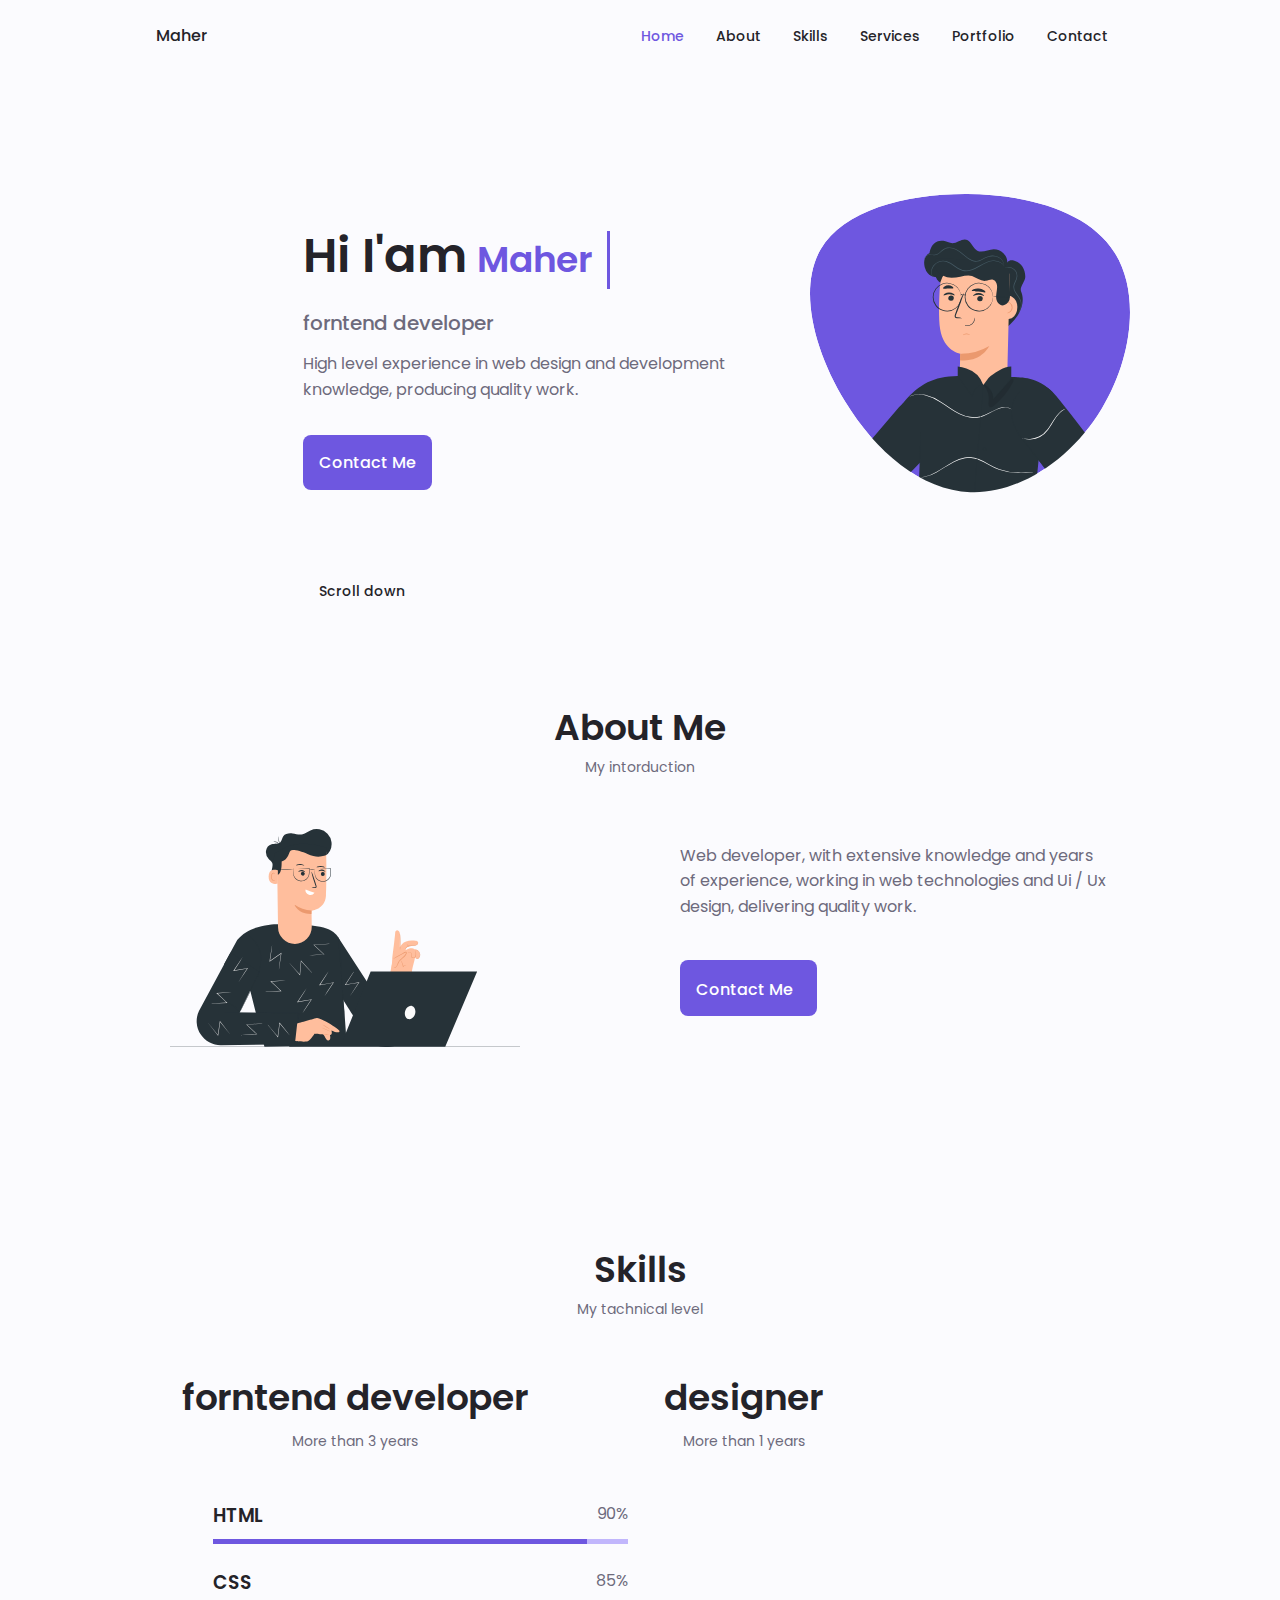
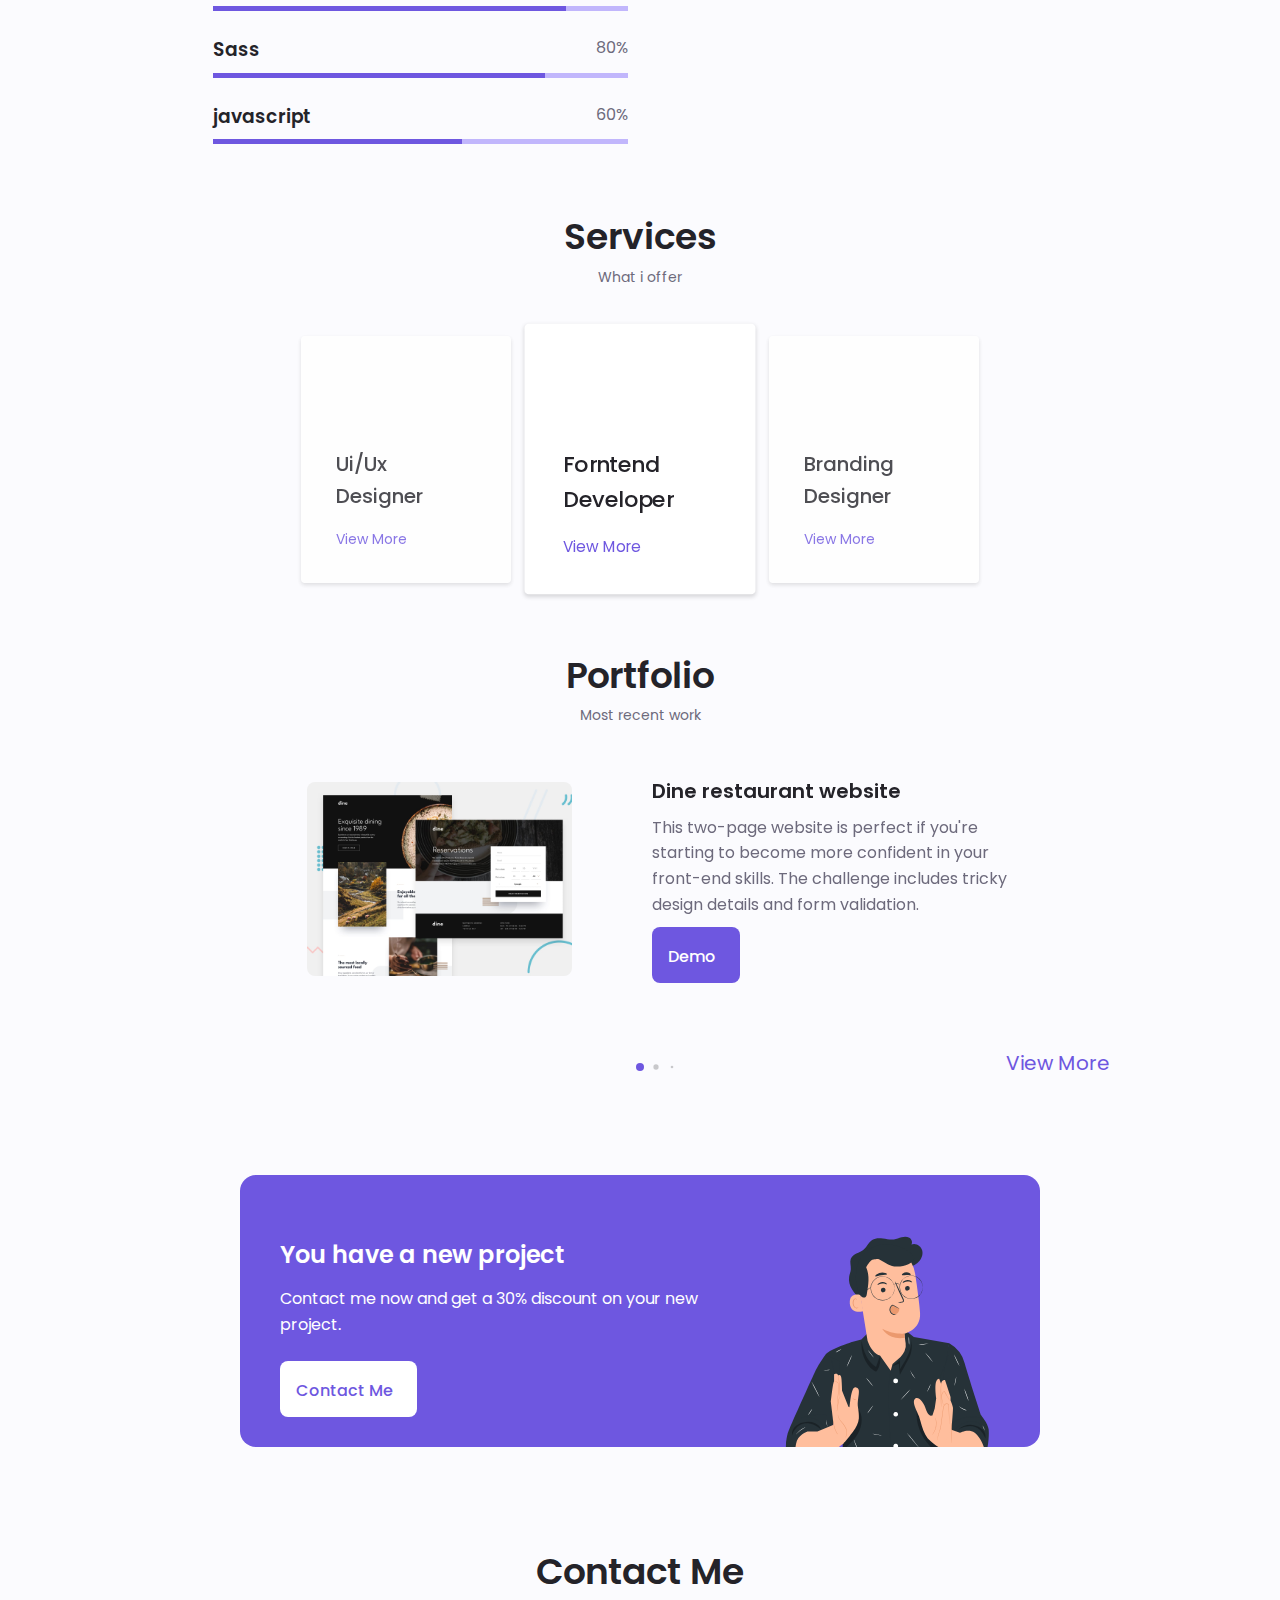
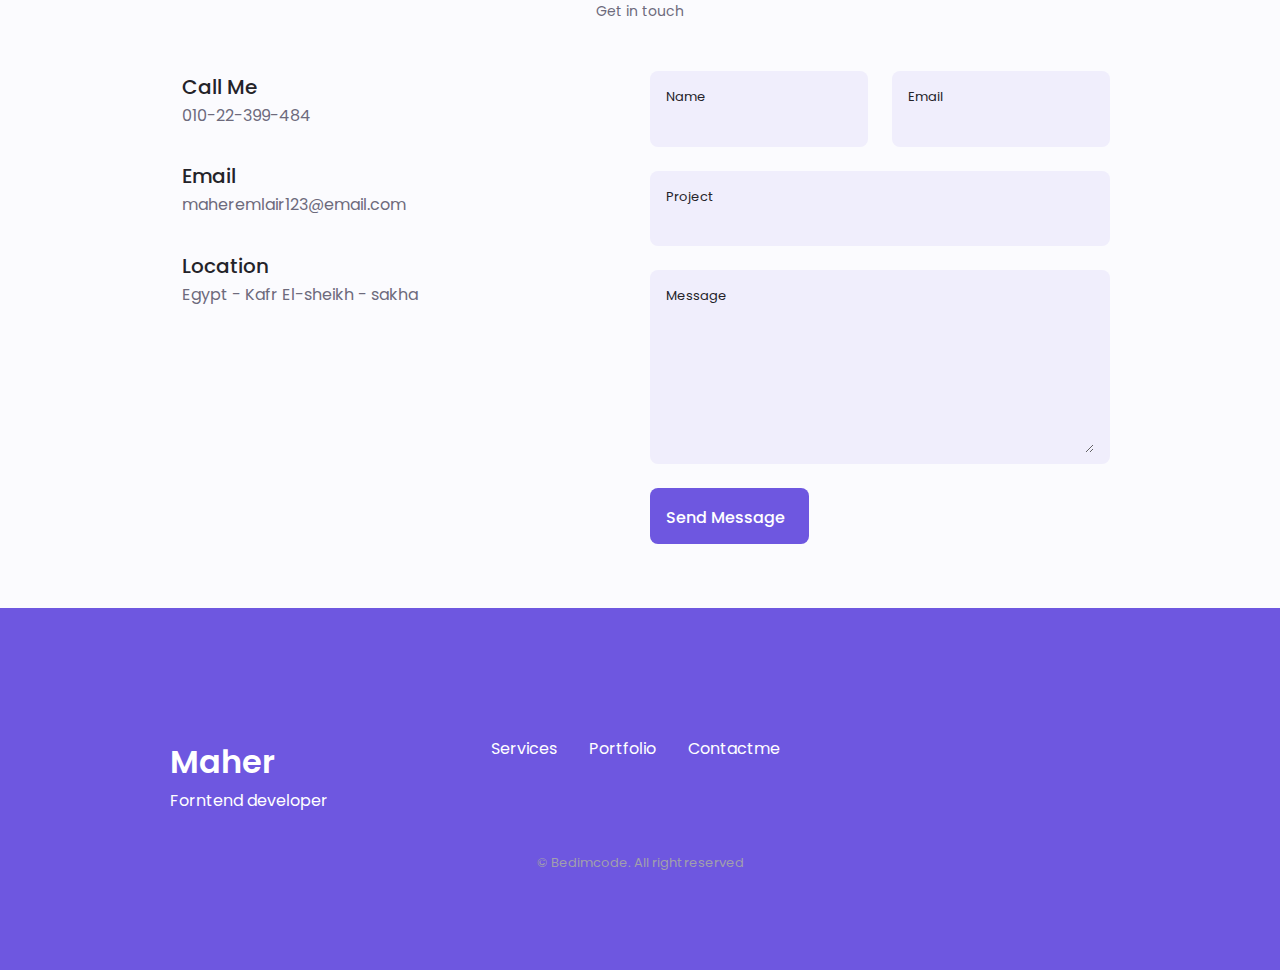
<file: index.html>
<!DOCTYPE html>
<html lang="en">

<head>
    <meta charset="UTF-8">
    <meta http-equiv="X-UA-Compatible" content="IE=edge">
    <meta name="viewport" content="width=device-width, initial-scale=1.0">
    <!-- Add a Favicon to your Site -->
    <link rel="icon" type="image/png" sizes="32x32" href="assets/images/logo/code-icon.svg">
    <!--Font Awesone Library -->
    <link rel="stylesheet" href="https://cdnjs.cloudflare.com/ajax/libs/font-awesome/6.1.1/css/all.min.css">
    <!-- Render All Elemant Noemally-->
    <link rel="stylesheet" href="assets/Css/Normalize.css">
    <!-- UNICONS -->
    <link rel="stylesheet" href="https://unicons.iconscout.com/release/v4.0.8/css/line.css">
    <!-- SWIPER CSS -->
    <link rel="stylesheet" href="assets/Css/swiper-bundle.min.css">
    <!--Main Template Css File-->
    <link rel="stylesheet" href="assets/Css/style.css">
    <title>Home</title>.
</head>
<!-- light -->
<!-- dark -->

<body data-theme="dark">
    <div class="app">
        <!-- start header -->
        <header class="header container" id="header">
            <nav class="nav">
                <a href="#" class="nav-logo">Maher</a>
                <div class="nav-menu" id="nav_menu">
                    <ul class="nav-list">
                        <li class="nav-item">
                            <a href="#home" class="nav-link active-link">
                                <i class="uil uil-estate nav-icon"></i> Home
                            </a>
                        </li>
                        <li class="nav-item">
                            <a href="#about" class="nav-link">
                                <i class="uil uil-user nav-icon"></i> About
                            </a>
                        </li>
                        <li class="nav-item">
                            <a href="#skills" class="nav-link">
                                <i class="uil uil-file-alt nav-icon"></i> Skills
                            </a>
                        </li>
                        <li class="nav-item">
                            <a href="#services" class="nav-link">
                                <i class="uil uil-briefcase-alt nav-icon"></i> Services
                            </a>
                        </li>
                        <li class="nav-item">
                            <a href="#portfolio" class="nav-link">
                                <i class="uil uil-scenery nav-icon"></i> Portfolio
                            </a>
                        </li>
                        <li class="nav-item">
                            <a href="#contact" class="nav-link">
                                <i class="uil uil-message nav-icon"></i> Contact
                            </a>
                        </li>
                    </ul>
                    <i class="uil uil-times nav-close" id="nav_close"></i>
                </div>
                <div class="nav-btns">
                    <!-- Theme Change button -->
                    <i class="uil uil-moon change-theme" id="theme_button"></i>
                    <div class="nav-toggle" id="nav_toggle">
                        <i class="uil uil-apps"></i>
                    </div>
                </div>
            </nav>
        </header>
        <!-- end header -->
        <!--==================== MAIN ====================-->
        <main class="main">
            <!-- start HOME -->
            <section class="home container" id="home">
                <div class="home-container">
                    <div class="home-content ">
                        <div class="home-social">
                            <a href="https://twitter.com/" target="_blank" class="home-social-icon">
                                <i class="uil uil-twitter-alt"></i>
                            </a>
                            <a href="https://www.linkedin.com/" target="_blank" class="home-social-icon">
                                <i class="uil uil-linkedin-alt"></i>
                            </a>
                            <a href="https://github.com/" target="_blank" class="home-social-icon">
                                <i class="uil uil-github-alt"></i>
                            </a>
                        </div>
                        <div class="home-img">
                            <svg class="home-blob" viewBox="0 0 200 187" xmlns="http://www.w3.org/2000/svg"
                                xmlns:xlink="http://www.w3.org/1999/xlink">
                                <mask id="mask0" mask-type="alpha">
                                    <path d="M190.312 36.4879C206.582 62.1187 201.309 102.826 182.328 134.186C163.346 165.547 
                                        130.807 187.559 100.226 186.353C69.6454 185.297 41.0228 161.023 21.7403 129.362C2.45775 
                                        97.8511 -7.48481 59.1033 6.67581 34.5279C20.9871 10.1032 59.7028 -0.149132 97.9666 
                                        0.00163737C136.23 0.303176 174.193 10.857 190.312 36.4879Z" />
                                </mask>
                                <g mask="url(#mask0)">
                                    <path
                                        d="M190.312 36.4879C206.582 62.1187 201.309 102.826 182.328 134.186C163.346 
                                        165.547 130.807 187.559 100.226 186.353C69.6454 185.297 41.0228 161.023 21.7403 
                                        129.362C2.45775 97.8511 -7.48481 59.1033 6.67581 34.5279C20.9871 10.1032 59.7028 
                                        -0.149132 97.9666 0.00163737C136.23 0.303176 174.193 10.857 190.312 36.4879Z" />
                                    <image class="home-blob-img" x="12" y="18"
                                        href="assets/images/svg/About us page-pana.svg" />
                                </g>
                            </svg>
                        </div>
                        <div class="home-data">
                            <h1 class="home-tittle">Hi I'am <span class="typed-text"></span>
                                <span class="cursor blink">&nbsp;</span>
                                <h1>
                                    <h3 class="home-subtittle">forntend developer</h3>
                                    <p class="home-description">High level experience in web design and development
                                        knowledge, producing quality work.</p>
                                    <a href="#contact" class="button">Contact Me
                                        <i class="uil uil-message button-icon"></i>
                                    </a>
                        </div>
                    </div>
                    <div class="home-scroll">
                        <a href="#about" class="home-scroll-button button-flex">
                            <i class="uil uil-mouse-alt home-scroll-mouse"></i>
                            <span class="home-scroll-name">Scroll down</span>
                            <i class="uil uil-arrow-down home-scroll-arrow"></i> </a>
                    </div>
                </div>
            </section>
            <!-- end HOME -->
            <!-- Start about -->
            <section class="about" id="about">
                <h2 class="section-title">About Me</h2>
                <span class="section-subtitle">My intorduction</span>
                <div class="about-container container">
                    <img class="about-img" src="assets/images/svg/Secure data-pana.svg " alt="">
                    <div class="about-data">
                        <p class="about-description">Web developer, with extensive knowledge and years of experience,
                            working in web technologies and Ui / Ux design, delivering quality work.</p>
                        <!-- <div class="about-info">
                            <div>
                                <span class="about-info-title">08+</span>
                                <span class="about-info-name">Years <br> experience</span>
                            </div>
                            <div>
                                <span class="about-info-title">20+</span>
                                <span class="about-info-name">Completed <br> project</span>
                            </div>
                            <div>
                                <span class="about-info-title">05+</span>
                                <span class="about-info-name">Companies <br> worked</span>
                            </div>
                        </div> -->
                        <div class="about-button">
                            <a href="#contact" class="button">Contact Me
                                <i class="uil uil-message button-icon"></i>
                            </a>
                        </div>
                    </div>
                </div>
            </section>
            <!-- End about -->
            <!-- Start skills -->
            <section class="skills section" id="skills">
                <h2 class="section-title">Skills</h2>
                <span class="section-subtitle">My tachnical level</span>
                <div class="skills-container container">
                    <!--==================== skills 1====================-->
                    <div class="skills-content skills-open">
                        <div class="skills-header">
                            <i class="uil uil-brackets-curly skills-icon"></i>
                            <div>
                                <h2 class="section-title">forntend developer</h2>
                                <span class="section-subtitle">More than 3 years</span>
                            </div>
                            <i class="uil uil-angle-down skills-arrow"></i>
                        </div>
                        <div class="skills-list">
                            <div class="skills-data">
                                <div class="skills-titles">
                                    <h3 class="skills-name">HTML</h3>
                                    <span class="skills-number">90%</span>
                                </div>
                                <div class="skills-bar">
                                    <span class="skills-percentage skills-html"></span>
                                </div>
                            </div>
                            <div class="skills-data">
                                <div class="skills-titles">
                                    <h3 class="skills-name">CSS</h3>
                                    <span class="skills-number">85%</span>
                                </div>
                                <div class="skills-bar">
                                    <span class="skills-percentage skills-css"></span>
                                </div>
                            </div>
                            <div class="skills-data">
                                <div class="skills-titles">
                                    <h3 class="skills-name">Sass</h3>
                                    <span class="skills-number">80%</span>
                                </div>
                                <div class="skills-bar">
                                    <span class="skills-percentage skills-sass"></span>
                                </div>
                            </div>
                            <div class="skills-data">
                                <div class="skills-titles">
                                    <h3 class="skills-name">javascript</h3>
                                    <span class="skills-number">60%</span>
                                </div>
                                <div class="skills-bar">
                                    <span class="skills-percentage skills-js"></span>
                                </div>
                            </div>
                        </div>
                    </div>
                    <!--==================== skills 2====================-->
                    <div class="skills-content skills-close">
                        <div class="skills-header">
                            <i class="uil uil-swatchbook skills-icon"></i>
                            <div>
                                <h2 class="section-title">designer</h2>
                                <span class="section-subtitle">More than 1 years</span>
                            </div>
                            <i class="uil uil-angle-down skills-arrow"></i>
                        </div>
                        <div class="skills-list">
                            <div class="skills-data">
                                <div class="skills-titles">
                                    <h3 class="skills-name">Figma</h3>
                                    <span class="skills-number">80%</span>
                                </div>
                                <div class="skills-bar">
                                    <span class="skills-percentage skills-figma"></span>
                                </div>
                            </div>
                            <div class="skills-data">
                                <div class="skills-titles">
                                    <h3 class="skills-name">Photoshop</h3>
                                    <span class="skills-number">80%</span>
                                </div>
                                <div class="skills-bar">
                                    <span class="skills-percentage skills-photoshop"></span>
                                </div>
                            </div>
                            <div class="skills-data">
                                <div class="skills-titles">
                                    <h3 class="skills-name">illustrator </h3>
                                    <span class="skills-number">60%</span>
                                </div>
                                <div class="skills-bar">
                                    <span class="skills-percentage skills-illustrator"></span>
                                </div>
                            </div>
                        </div>
                    </div>
                </div>
            </section>
            <!-- End skills -->
            <!-- Start services -->
            <section class="services section" id="services">
                <h2 class="section-title">Services</h2>
                <span class="section-subtitle">What i offer</span>
                <div class="services-container container">
                    <!--==================== SERVICES 1 ====================-->
                    <div class="services-content">
                        <div class="card opacity">
                            <div class="face-card">
                                <i class="uil uil-web-grid services-icon"></i>
                                <h3 class="services-title">Ui/Ux <br> Designer</h3>
                            </div>
                            <span class="button button--flex button--small button--link services-button">
                                View More
                                <i class="uil uil-arrow-right button-icon"></i>
                            </span>
                        </div>
                        <div class="services-modal">
                            <div class="services-modal-content">
                                <h4 class="services-modal-title">Ui/Ux <br> Designer</h4>
                                <i class="uil uil-times services-modal-close"></i>
                                <ul class="services-modal-services">
                                    <li class="services-modal-service">
                                        <i class="uil uil-check-circle services-modal-icon"></i>
                                        <p>I develop the user interface.</p>
                                    </li>
                                    <li class="services-modal-service">
                                        <i class="uil uil-check-circle services-modal-icon"></i>
                                        <p>Web page development.</p>
                                    </li>
                                    <li class="services-modal-service">
                                        <i class="uil uil-check-circle services-modal-icon"></i>
                                        <p>I create ux element interactions.</p>
                                    </li>
                                    <li class="services-modal-service">
                                        <i class="uil uil-check-circle services-modal-icon"></i>
                                        <p>I position your company brand.</p>
                                    </li>

                                </ul>
                                <div class="developer">
                                    <i class="uil uil-exclamation developer-icon"></i>
                                    <h1 class="developer-tittle">This service is not available at present</h1>
                                </div>
                            </div>
                        </div>
                    </div>
                    <!--==================== SERVICES 2 ====================-->
                    <div class="services-content">
                        <div class="card scale">
                            <div class="face-card">
                                <i class="uil uil-arrow services-icon"></i>
                                <h3 class="services-title">Forntend <br> Developer</h3>
                            </div>
                            <span class="button button--flex button--small button--link services-button">
                                View More
                                <i class="uil uil-arrow-right button-icon"></i>
                            </span>
                        </div>
                        <div class="services-modal">
                            <div class="services-modal-content">
                                <h4 class="services-modal-title">Forntend <br> Developer</h4>
                                <i class="uil uil-times services-modal-close"></i>
                                <ul class="services-modal-services">
                                    <li class="services-modal-service">
                                        <i class="uil uil-check-circle services-modal-icon"></i>
                                        <p>I develop the user interface.</p>
                                    </li>
                                    <li class="services-modal-service">
                                        <i class="uil uil-check-circle services-modal-icon"></i>
                                        <p>Web page development.</p>
                                    </li>
                                    <li class="services-modal-service">
                                        <i class="uil uil-check-circle services-modal-icon"></i>
                                        <p>I create ux element interactions.</p>
                                    </li>
                                    <li class="services-modal-service">
                                        <i class="uil uil-check-circle services-modal-icon"></i>
                                        <p>I position your company brand.</p>
                                    </li>

                                </ul>
                            </div>
                        </div>
                    </div>
                    <!--==================== SERVICES 3 ====================-->
                    <div class="services-content">
                        <div class="card opacity">
                            <div class="face-card">
                                <i class="uil uil-pen services-icon"></i>
                                <h3 class="services-title">Branding <br> Designer</h3>
                            </div>
                            <span class="button button--flex button--small button--link services-button">
                                View More
                                <i class="uil uil-arrow-right button-icon"></i>
                            </span>
                        </div>
                        <div class="services-modal">
                            <div class="services-modal-content">
                                <h4 class="services-modal-title">Branding <br> Designer</h4>
                                <i class="uil uil-times services-modal-close"></i>
                                <ul class="services-modal-services">
                                    <li class="services-modal-service">
                                        <i class="uil uil-check-circle services-modal-icon"></i>
                                        <p>I develop the user interface.</p>
                                    </li>
                                    <li class="services-modal-service">
                                        <i class="uil uil-check-circle services-modal-icon"></i>
                                        <p>Web page development.</p>
                                    </li>
                                    <li class="services-modal-service">
                                        <i class="uil uil-check-circle services-modal-icon"></i>
                                        <p>I create ux element interactions.</p>
                                    </li>
                                    <li class="services-modal-service">
                                        <i class="uil uil-check-circle services-modal-icon"></i>
                                        <p>I position your company brand.</p>
                                    </li>
                                </ul>
                                <div class="developer">
                                    <i class="uil uil-exclamation developer-icon"></i>
                                    <h1 class="developer-tittle">This service is not available at present</h1>
                                </div>
                            </div>
                        </div>
                    </div>
                </div>
            </section>
            <!-- End services -->
            <!-- Start portfolio -->
            <section class="portfolio section" id="portfolio">
                <h2 class="section-title">Portfolio</h2>
                <span class="section-subtitle">Most recent work</span>
                <div class="portfolio-container container swiper mySwiper">
                    <div class="swiper-wrapper">
                        <!--==================== PORTFOLIO 1 ====================-->
                        <div class="portfolio-content  swiper-slide">
                            <img src="assets/images/Portfolio/Dine restaurant website_desktop-preview.jpg" alt=""
                                class="portfolio-img">
                            <div class="portfolio-data">
                                <h3 class="portfolio-title">Dine restaurant website</h3>
                                <p class="portfolio-description">
                                    This two-page website is perfect if you're starting to become more confident in your
                                    front-end skills. The challenge includes tricky design details and form validation.
                                </p>
                                <a href="#" class="portfolio-button">
                                    Demo
                                    <i class="uil uil-arrow-right button-icon"></i>
                                </a>
                            </div>
                        </div>
                        <!--==================== PORTFOLIO 2 ====================-->
                        <div class="portfolio-content  swiper-slide">
                            <img src="assets/images/Portfolio/ecommerce-product-page_desktop-preview.jpg" alt=""
                                class="portfolio-img">
                            <div class="portfolio-data">
                                <h3 class="portfolio-title">E-commerce product page</h3>
                                <p class="portfolio-description">
                                    In this challenge, you'll build a beautiful product page. We'll be putting your JS
                                    skills to the test with a lightbox product gallery and cart functionality!
                                </p>
                                <a href="#" class="portfolio-button">
                                    Demo
                                    <i class="uil uil-arrow-right button-icon"></i>
                                </a>
                            </div>
                        </div>
                        <!--==================== PORTFOLIO 3 ====================-->
                        <div class="portfolio-content  swiper-slide">
                            <img src="assets/images/Portfolio/interactive-card-details-form_desktop-preview.jpg" alt=""
                                class="portfolio-img">
                            <div class="portfolio-data">
                                <h3 class="portfolio-title">Interactive card details form</h3>
                                <p class="portfolio-description">
                                    This fun project will be an excellent way to practice DOM manipulation and form
                                    validation while also putting your HTML and CSS skills to the test.
                                </p>
                                <a href="#" class="portfolio-button">
                                    Demo
                                    <i class="uil uil-arrow-right button-icon"></i>
                                </a>
                            </div>
                        </div>
                        <!--==================== PORTFOLIO 4 ====================-->
                        <div class="portfolio-content  swiper-slide">
                            <img src="assets/images/Portfolio/manage-landing-page _desktop-preview.jpg" alt=""
                                class="portfolio-img">
                            <div class="portfolio-data">
                                <h3 class="portfolio-title">Manage landing page</h3>
                                <p class="portfolio-description">
                                    This challenge will be a great test for your responsive skills. There are lots of
                                    small details and slight content shifts for different screen sizes.
                                </p>
                                <a href="#" class="portfolio-button">
                                    Demo
                                    <i class="uil uil-arrow-right button-icon"></i>
                                </a>
                            </div>
                        </div>
                        <!--==================== PORTFOLIO 5 ====================-->
                        <div class="portfolio-content  swiper-slide">
                            <img src="assets/images/Portfolio/room-homepage_desktop-preview.jpg" alt=""
                                class="portfolio-img">
                            <div class="portfolio-data">
                                <h3 class="portfolio-title">Room homepage
                                </h3>
                                <p class="portfolio-description">
                                    This small homepage challenge packs a big punch to test your layout skills. There's
                                    also a slider in there to add a JS layer for extra practice.
                                </p>
                                <a href="#" class="portfolio-button">
                                    Demo
                                    <i class="uil uil-arrow-right button-icon"></i>
                                </a>
                            </div>
                        </div>
                        <!--==================== PORTFOLIO 6 ====================-->
                        <div class="portfolio-content  swiper-slide">
                            <img src="assets/images/Portfolio/Huddle landing page_desktop-preview.jpg" alt=""
                                class="portfolio-img">
                            <div class="portfolio-data">
                                <h3 class="portfolio-title">Huddle landing page</h3>
                                <p class="portfolio-description">
                                    This challenge is perfect if you're wanting to practice your layout skills. If
                                    you're starting to get a bit more confident laying out a web page, give this project
                                    a go.
                                </p>
                                <a href="#" class="portfolio-button">
                                    Demo
                                    <i class="uil uil-arrow-right button-icon"></i>
                                </a>
                            </div>
                        </div>
                    </div>
                    <a href="#" class="more-button">
                        View More
                        <i class="uil uil-arrow-right arrow-icon"></i>
                    </a>
                    <div class="swiper-button-next">
                        <i class="uil uil-angle-right swiper-portfolio-icon"></i>
                    </div>
                    <div class="swiper-button-prev">
                        <i class="uil uil-angle-left swiper-portfolio-icon"></i>
                    </div>
                    <div class="swiper-pagination"></div>
                </div>
            </section>
            <!-- End portfolio -->
            <!--====-- discount IN MIND --====-->
            <section class="discount">
                <div class="discount-bg">
                    <div class="discount-container container">
                        <div class="discount-data">
                            <h2 class="discount-title">You have a new project</h2>
                            <p class="discount-description">Contact me now and get a 30% discount on your new project.
                            </p>
                            <a href="#contact" class="button">
                                Contact Me
                                <i class="uil uil-message discount-icon button-icon"></i>
                            </a>
                        </div>
                        <img src="assets/images/svg/Webinar-pana.svg" alt="" class="discount-img">
                    </div>
                </div>
            </section>
            <!-- Start Contact -->
            <section class="contact section" id="contact">
                <h2 class="section-title">Contact Me</h2>
                <span class="section-subtitle">Get in touch</span>
                <div class="contact-container container grid">
                    <div class="contact-data">
                        <div class="contact-information">
                            <i class="uil uil-phone contact-icon"></i>
                            <div class="">
                                <h3 class="contact-title">Call Me</h3>
                                <span class="contact-subtitle">010-22-399-484</span>
                            </div>
                        </div>
                        <div class="contact-information">
                            <i class="uil uil-envelope contact-icon"></i>
                            <div class="">
                                <h3 class="contact-title">Email</h3>
                                <span class="contact-subtitle">maheremlair123@email.com</span>
                            </div>
                        </div>
                        <div class="contact-information">
                            <i class="uil uil-map-marker contact-icon"></i>
                            <div class="">
                                <h3 class="contact-title">Location</h3>
                                <span class="contact-subtitle">Egypt - Kafr El-sheikh - sakha</span>
                            </div>
                        </div>
                    </div>
                    <form action="" class="contact-form">
                        <div class="contact-inputs">
                            <div class="contact-content">
                                <label for="name" class="contact-label">Name</label>
                                <input type="text" id="name" name="name" class="contact-input" autocomplete="name">
                            </div>
                            <div class="contact-content">
                                <label for="email" class="contact-label">Email</label>
                                <input type="email" id="email" name="email" class="contact-input" autocomplete="email">
                            </div>
                        </div>
                        <div class="contact-content">
                            <label for="Project" class="contact-label">Project</label>
                            <input type="text" id="Project" name="Project / Tittle" class="contact-input">
                        </div>
                        <div class="contact-content">
                            <label for="Message" class="contact-label">Message</label>
                            <textarea class="contact-input" id="Message" name="Message" cols="0" rows="7"></textarea>
                        </div>
                        <div class="">
                            <a href="#" class="button button--flex">
                                Send Message
                                <i class="uil uil-message button-icon"></i>
                            </a>
                        </div>
                    </form>
                </div>
            </section>
            <!-- End Contact -->
            <!-- Start footer -->
            <footer class="footer">
                <div class="footer-bg">
                    <div class="footer-container container grid">
                        <div class="">
                            <h1 class="footer-title">Maher</h1>
                            <span class="footer-subtitle">Forntend developer</span>
                        </div>
                        <ul class="footer-links">
                            <li>
                                <a href="#services" class="footer-link">Services</a>
                            </li>
                            <li>
                                <a href="#portfolio" class="footer-link">Portfolio</a>
                            </li>
                            <li>
                                <a href="#contact" class="footer-link">Contactme</a>
                            </li>
                        </ul>
                        <div class="footer-socials">
                            <a href="https://www.facebook.com/" target="_blank" class="footer-social">
                                <i class="uil uil-facebook-f"></i>
                            </a>
                            <a href="https://www.instagram.com/" target="_blank" class="footer-social">
                                <i class="uil uil-instagram"></i>
                            </a>
                            <a href="https://twitter.com/" target="_blank" class="footer-social">
                                <i class="uil uil-twitter"></i>
                            </a>
                        </div>
                    </div>
                    <p class="footer-copy">&#169; Bedimcode. All right reserved</p>
                </div>
            </footer>
            <!-- End footer -->
        </main>
    </div>
    <!--SCROLL TOP -->
    <a href="#" class="scrollup" id="scroll-up">
        <i class="uil uil-arrow-up scrollup-icon"></i>
    </a>
    <!-- SWIPER JS -->
    <script src="assets/JavaScript/swiper-bundle.min.js"></script>

    <!--Main Template Java Script File-->
    <script src="assets/JavaScript/index.js"></script>
</body>

</html>
</file>
<file: assets/Css/style.css>
@import url("https://fonts.googleapis.com/css2?family=Poppins:wght@400;500;600&display=swap");
/**
*
* Testing
*
**/
.container {
  padding-left: 15px;
  padding-right: 15px;
  margin-left: auto;
  margin-right: auto;
  /*small*/
  /* tablet */
  /* Medium */
  /* desktop  */
}
@media (min-width: 577px) {
  .container {
    width: 550px;
  }
}
@media (min-width: 768px) {
  .container {
    width: 750px;
  }
}
@media (min-width: 992px) {
  .container {
    width: 970px;
  }
}
@media (min-width: 1300px) {
  .container {
    width: 1170px;
  }
}

/*-------------------------SCROLL BAR------------------------*/
::-webkit-scrollbar {
  width: 0.6rem;
}

::-webkit-scrollbar-track {
  width: 0.6rem;
  background-color: var(--scroll-bar-color);
  border-left: 0 solid none;
  border-right: 0 solid none;
  margin-block: 3px;
  border-radius: 50px;
}

::-webkit-scrollbar-thumb {
  background-color: var(--scroll-thumb-color);
  width: 15% !important;
  height: 15% !important;
  border-radius: 0.5rem;
}

::-webkit-scrollbar-thumb:hover {
  background-color: var(--text-color-light);
  background-color: var(--first-color);
  cursor: pointer;
}

/* end variables */
/*! start variables*/
:root {
  --header-height: 3rem;
  /*========== Colors ==========*/
  /* Change favorite color */
  --hue-color: 250;
  /* Purple 250 - Green 142 - Blue 230 - Pink 340  */
  /* --hue-color: 28; */
  /* HSL color mode */
  /* --first-color: hsl(var(--hue-color), 96%, 50%); 
    --first-color-second: hsl(var(--hue-color), 96%, 50%); */
  --first-color: hsl(var(--hue-color), 69%, 61%);
  --first-color-second: hsl(var(--hue-color), 69%, 61%);
  --first-color-alt: hsl(var(--hue-color), 57%, 53%);
  --first-color-lighter: hsl(var(--hue-color), 92%, 85%);
  --title-color: hsl(var(--hue-color), 8%, 15%);
  --text-color: hsl(var(--hue-color), 8%, 45%);
  --text-color-light: hsl(var(--hue-color), 8%, 65%);
  --input-color: hsl(var(--hue-color), 70%, 96%);
  --body-color: hsl(var(--hue-color), 60%, 99%);
  --container-color: #fff;
  --scroll-bar-color: hsl(var(--hue-color), 12%, 90%);
  --scroll-thumb-color: hsl(var(--hue-color), 12%, 80%);
  /*========== Font and typography ==========*/
  --body-font: "Poppins", sans-serif;
  /* .5rem = 8px, 1rem = 16px, 1.5rem = 24px ... */
  --big-font-size: 2rem;
  --h1-font-size: 1.5rem;
  --h2-font-size: 1.25rem;
  --h3-font-size: 1.125rem;
  --normal-font-size: 0.938rem;
  --small-font-size: 0.813rem;
  --smaller-font-size: 0.75rem;
  /*========== Font weight ==========*/
  --font-medium: 500;
  --font-semi-bold: 600;
  /*========== Margenes Bottom ==========*/
  /* .25rem = 4px, .5rem = 8px, .75rem = 12px ... */
  --mb-0-25: 0.25rem;
  --mb-0-5: 0.5rem;
  --mb-0-75: 0.75rem;
  --mb-1: 1rem;
  --mb-1-5: 1.5rem;
  --mb-2: 2rem;
  --mb-2-5: 2.5rem;
  --mb-3: 3rem;
  /*========== z index ==========*/
  --z-tooltip: 10;
  --z-fixed: 100;
  --z-modal: 1000;
}

/* Font size for large devices */
@media screen and (min-width: 968px) {
  :root {
    --big-font-size: 3rem;
    --h1-font-size: 2.25rem;
    --h2-font-size: 1.5rem;
    --h3-font-size: 1.25rem;
    --normal-font-size: 1rem;
    --small-font-size: 0.875rem;
    --smaller-font-size: 0.813rem;
  }
}
/*========== Variables Dark theme ==========*/
body.dark-theme {
  /* HSL color mode */
  --first-color-second: hsl(var(--hue-color), 30%, 8%);
  --title-color: hsl(var(--hue-color), 8%, 95%);
  --text-color: hsl(var(--hue-color), 8%, 45%);
  --input-color: hsl(var(--hue-color), 29%, 16%);
  --body-color: hsl(var(--hue-color), 28%, 12%);
  --container-color: hsl(var(--hue-color), 29%, 16%);
  --scroll-bar-color: hsl(var(--hue-color), 12%, 44%);
  --scroll-thumb-color: hsl(var(--hue-color), 12%, 36%);
}

/*! end variables*/
/*! start Global Rules*/
* {
  margin: 0;
  padding: 0;
  box-sizing: border-box;
  -webkit-box-sizing: border-box;
  -moz-box-sizing: border-box;
}

html {
  scroll-behavior: smooth;
  line-height: 1.6;
}

body {
  font-family: var(--body-font);
  font-size: var(--normal-font-size);
  background-color: var(--body-color);
  color: var(--text-color);
}

ul {
  list-style: none;
}

a {
  text-decoration: none;
}

img {
  max-width: 100%;
  height: auto;
}

/*! end Global Rules*/
/*! Start Components */
.section-title {
  font-size: var(--h1-font-size);
  color: var(--title-color);
  text-align: center;
}

.section-subtitle {
  display: block;
  font-size: var(--small-font-size);
  margin-bottom: var(--mb-3);
  text-align: center;
}

h1,
h2,
h3,
h4 {
  margin: 0;
  color: var(--title-color);
  font-weight: var(--font-semi-bold);
}

.app .main .contact .contact-container .contact-form .button, .app .main .discount .discount-container .discount-data .button, .app .main .portfolio .portfolio-container .portfolio-content .portfolio-data .portfolio-button, .app .main .about .about-container .about-data .about-button .button {
  display: inline-block;
  background-color: var(--first-color);
  color: #fff;
  padding: 0.75rem 1rem;
  border-radius: 0.5rem;
  font-weight: var(--font-medium);
}
.app .main .contact .contact-container .contact-form .button .button-icon, .app .main .discount .discount-container .discount-data .button .button-icon, .app .main .portfolio .portfolio-container .portfolio-content .portfolio-data .portfolio-button .button-icon, .app .main .about .about-container .about-data .about-button .button .button-icon {
  font-size: 1.25rem;
  margin-left: var(--mb-0-5);
  transition: 0.3s;
}
.app .main .contact .contact-container .contact-form .button:hover, .app .main .discount .discount-container .discount-data .button:hover, .app .main .portfolio .portfolio-container .portfolio-content .portfolio-data .portfolio-button:hover, .app .main .about .about-container .about-data .about-button .button:hover {
  background-color: var(--first-color-alt);
}

/*! End Components */
/*! start code */
/*! ------------------------------------ */
/*! start code without color */
.app {
  /*! start header */
  /*! end header */
  /*! ------MAIN----- */
  /*! start Portfolio */
  /*! end Portfolio */
}
.app .header {
  width: 100%;
  position: fixed;
  top: 0;
  left: 0;
  z-index: var(--z-fixed);
  background-color: var(--body-color);
  /*! start style for different screens */
}
.app .header .nav {
  max-width: 968px;
  display: flex;
  margin: auto;
  justify-content: space-between;
  align-items: center;
  height: calc(var(--header-height) + 1.5rem);
  column-gap: 1rem;
}
.app .header .nav .nav-logo {
  color: var(--title-color);
  font-weight: var(--font-medium);
  text-decoration: none;
}
.app .header .nav .nav-logo:hover {
  color: var(--first-color);
}
.app .header .nav .nav-menu {
  margin-left: auto;
}
.app .header .nav .nav-menu .nav-list {
  display: flex;
  column-gap: 2rem;
  list-style-type: none;
}
.app .header .nav .nav-menu .nav-list .nav-item .nav-link {
  display: flex;
  flex-direction: column;
  align-items: center;
  text-decoration: none;
  font-size: var(--small-font-size);
  color: var(--title-color);
  font-weight: var(--font-medium);
}
.app .header .nav .nav-menu .nav-list .nav-item .nav-link:hover {
  color: var(--first-color);
}
.app .header .nav .nav-menu .nav-list .nav-item .active-link {
  color: var(--first-color);
}
.app .header .nav .nav-btns {
  display: flex;
  align-items: center;
}
.app .header .nav .nav-btns .change-theme {
  margin: 0;
  font-size: 1.25rem;
  color: var(--title-color);
  cursor: pointer;
}
.app .header .nav .nav-btns .change-theme:hover {
  color: var(--first-color);
}
.app .header .nav .nav-icon,
.app .header .nav .nav-close,
.app .header .nav .nav-toggle {
  display: none;
}
@media (max-width: 768px) {
  .app .header {
    position: fixed;
    bottom: 0;
    left: 0;
    top: auto;
    z-index: var(--z-fixed);
  }
  .app .header .nav {
    max-width: 968px;
    height: var(--header-height);
    display: flex;
    justify-content: space-between;
    align-items: center;
  }
  .app .header .nav .nav-menu {
    position: fixed;
    bottom: -100%;
    left: 0;
    top: initial;
    width: 100%;
    background-color: var(--body-color);
    box-shadow: 0 -1px 4px rgba(0, 0, 0, 0.15);
    border-radius: 1.5rem 1.5rem 0 0;
    transition: 0.3s;
  }
  .app .header .nav .nav-menu .nav-list {
    display: grid;
    grid-template-columns: repeat(3, 1fr);
    gap: 2rem 1rem;
  }
  .app .header .nav .nav-menu .nav-list .nav-item .nav-link .nav-icon {
    display: block;
    font-size: 1.2rem;
    padding: 0.5rem 0;
  }
  .app .header .nav .nav-menu .nav-close {
    display: block;
    position: absolute;
    right: 1.3rem;
    bottom: 0.5rem;
    font-size: 1.5rem;
    cursor: pointer;
    color: var(--first-color);
  }
  .app .header .nav .show-menu {
    padding-bottom: 1rem;
    bottom: 0;
  }
  .app .header .nav .nav-btns {
    gap: 10px;
  }
  .app .header .nav .nav-btns .nav-toggle {
    font-size: 1.1rem;
    cursor: pointer;
    color: var(--title-color);
    font-weight: var(--font-medium);
  }
  .app .header .nav .nav-icon,
  .app .header .nav .nav-close,
  .app .header .nav .nav-toggle {
    display: block;
  }
  .app .header .nav .nav-icon:hover,
  .app .header .nav .nav-close:hover,
  .app .header .nav .nav-toggle:hover {
    color: var(--first-color);
  }
}
@media (max-width: 480px) {
  .app .header .nav .show-menu {
    padding: 2rem 0.25rem 4rem;
  }
}
.app .main {
  /*! start HOME */
  /*! end HOME */
  /*! start about */
  /*! end about */
  /*! start skills */
  /*! end skills */
  /*! start services */
  /*! end services */
  /*! start portfolio */
  /*! end portfolio */
  /*!--====-- discount IN MIND --====--*/
  /*! start Contact */
  /*! end Contact */
  /*! start footer */
  /*! end footer */
}
.app .main .home {
  padding: 5rem 15px 2rem;
  max-width: 768px;
  /*! start style for different screens */
}
.app .main .home .home-container {
  display: grid;
  gap: 5rem;
}
.app .main .home .home-container .home-content {
  display: grid;
  grid-template-columns: max-content 1fr 1fr;
  align-items: center;
  padding-top: 5.5rem;
  column-gap: 2rem;
}
.app .main .home .home-container .home-content .home-social {
  display: grid;
  grid-template-columns: max-content;
  row-gap: 1.5rem;
  transform: translateX(-6rem);
}
.app .main .home .home-container .home-content .home-social .home-social-icon {
  font-size: 1.25rem;
  color: var(--first-color);
}
.app .main .home .home-container .home-content .home-social .home-social-icon:hover {
  color: var(--first-color-alt);
}
.app .main .home .home-container .home-content .home-img {
  order: 1;
}
.app .main .home .home-container .home-content .home-img .home-blob {
  width: 320px;
  fill: var(--first-color);
}
.app .main .home .home-container .home-content .home-img .home-blob .home-blob-img {
  width: 170px;
}
.app .main .home .home-container .home-content .home-data {
  grid-column: initial;
}
.app .main .home .home-container .home-content .home-data .home-tittle {
  font-size: var(--big-font-size);
  margin: 0;
  width: 475px;
}
.app .main .home .home-container .home-content .home-data .home-tittle .typed-text {
  color: var(--first-color);
  font-size: var(--h1-font-size);
}
.app .main .home .home-container .home-content .home-data .home-tittle .cursor {
  display: inline-block;
  width: 3px;
  margin-left: 4px;
  background: var(--first-color);
  font-size: var(--h1-font-size);
}
.app .main .home .home-container .home-content .home-data .home-tittle .cursor.blink {
  animation: blink 0.8s ease-in-out infinite;
}
@keyframes blink {
  0%, 100% {
    background: var(--first-color);
  }
  40%, 50% {
    background: transparent;
  }
}
.app .main .home .home-container .home-content .home-data .home-subtittle {
  font-size: var(--h3-font-size);
  color: var(--text-color);
  font-weight: var(--font-medium);
  margin: var(--mb-0-75) 0;
}
.app .main .home .home-container .home-content .home-data .home-description {
  margin-bottom: var(--mb-3);
}
.app .main .home .home-container .home-content .home-data .button {
  background-color: var(--first-color);
  color: #fff;
  padding: 1rem;
  border-radius: 0.5rem;
  font-weight: var(--font-medium);
}
.app .main .home .home-container .home-content .home-data .button:hover {
  background-color: var(--first-color-alt);
}
.app .main .home .home-container .home-scroll {
  display: block;
}
.app .main .home .home-container .home-scroll .home-scroll-button {
  display: flex;
  align-items: center;
  justify-content: flex-start;
  margin-left: 3rem;
  color: var(--first-color);
  transition: 0.3s;
}
.app .main .home .home-container .home-scroll .home-scroll-button .home-scroll-mouse {
  font-size: 2rem;
}
.app .main .home .home-container .home-scroll .home-scroll-button .home-scroll-name {
  font-size: var(--small-font-size);
  color: var(--title-color);
  font-weight: var(--font-medium);
  margin-right: var(--mb-0-25);
}
.app .main .home .home-container .home-scroll .home-scroll-button .home-scroll-arrow {
  font-size: 1.25rem;
}
@media (max-width: 1029px) {
  .app .main .home .home-container .home-content .home-img .home-blob {
    width: 300px;
  }
}
@media (max-width: 999px) {
  .app .main .home .home-container .home-content .home-data .home-tittle {
    width: auto;
  }
  .app .main .home .home-container .home-content .home-social {
    transform: translateX(0rem);
  }
  .app .main .home .home-container .home-content .home-img .home-blob {
    width: 270px;
  }
}
@media (max-width: 768px) {
  .app .main .home .home-container .home-content .home-img .home-blob {
    width: 100%;
  }
}
@media (max-width: 565px) {
  .app .main .home {
    padding: 0rem 20px 4rem;
  }
  .app .main .home .home-container {
    gap: 1rem;
  }
  .app .main .home .home-container .home-content {
    grid-template-columns: 0.5fr 3fr;
    padding-top: 3.5rem;
    align-items: center;
    gap: 1.5rem;
  }
  .app .main .home .home-container .home-content .home-img {
    order: 0;
  }
  .app .main .home .home-container .home-content .home-data {
    grid-column: 1/3;
  }
  .app .main .home .home-container .home-scroll {
    display: none;
  }
}
.app .main .about {
  padding-top: 4rem;
  /*! start style for different screens */
}
.app .main .about .about-container {
  display: grid;
  grid-template-columns: repeat(2, 1fr);
  column-gap: 5rem;
}
.app .main .about .about-container .about-img {
  width: 350px;
  height: 350px;
}
.app .main .about .about-container .about-data {
  margin-top: 1rem;
}
.app .main .about .about-container .about-data .about-description {
  margin-bottom: var(--mb-2-5);
}
.app .main .about .about-container .about-data .about-info {
  display: flex;
  justify-content: space-between;
  margin-bottom: var(--mb-2-5);
}
.app .main .about .about-container .about-data .about-info .about-info-title {
  display: block;
  font-size: var(--h2-font-size);
  margin-bottom: var(--title-color);
}
.app .main .about .about-container .about-data .about-info .about-info-name {
  display: block;
  font-size: var(--smaller-font-size);
}
@media (max-width: 565px) {
  .app .main .about .about-container {
    grid-template-columns: repeat(1, 1fr);
  }
  .app .main .about .about-container .about-img {
    margin: auto;
  }
  .app .main .about .about-container .about-data {
    margin-top: 0rem;
  }
  .app .main .about .about-container .about-data .about-description {
    text-align: center;
  }
}
.app .main .skills {
  padding-top: 4rem;
  /*! start style for different screens */
}
.app .main .skills .skills-container {
  display: grid;
  gap: 1.5rem;
  grid-template-columns: repeat(2, 1fr);
}
.app .main .skills .skills-container .skills-content .skills-header {
  display: flex;
  align-items: flex-start;
  justify-content: space-around;
  margin-bottom: var(--mb-2);
  cursor: pointer;
}
.app .main .skills .skills-container .skills-content .skills-header .skills-icon {
  margin-right: var(--mb-0-75);
}
.app .main .skills .skills-container .skills-content .skills-header .skills-icon,
.app .main .skills .skills-container .skills-content .skills-header .skills-arrow {
  font-size: 2rem;
  color: var(--first-color);
}
.app .main .skills .skills-container .skills-content .skills-header .skills-arrow {
  margin-left: auto;
  transition: 0.4s;
}
.app .main .skills .skills-container .skills-content .skills-header .section-subtitle {
  margin-top: var(--mb-0-25);
  margin-bottom: var(--mb-1);
}
.app .main .skills .skills-container .skills-content .skills-list {
  display: grid;
  gap: 1.5rem;
  row-gap: 1.5rem;
  padding-left: 2.7rem;
}
.app .main .skills .skills-container .skills-content .skills-data .skills-titles {
  display: flex;
  justify-content: space-between;
  margin-bottom: var(--mb-0-5);
}
.app .main .skills .skills-container .skills-content .skills-data .skills-titles .skills__name {
  font-size: var(--normal-font-size);
  font-weight: var(--font-medium);
}
.app .main .skills .skills-container .skills-content .skills-data .skills-bar {
  background-color: var(--first-color-lighter);
  height: 5px;
}
.app .main .skills .skills-container .skills-content .skills-data .skills-bar .skills-percentage {
  display: block;
  background-color: var(--first-color);
  height: 5px;
}
.app .main .skills .skills-container .skills-content .skills-data .skills-bar .skills-html {
  width: 90%;
}
.app .main .skills .skills-container .skills-content .skills-data .skills-bar .skills-css {
  width: 85%;
}
.app .main .skills .skills-container .skills-content .skills-data .skills-bar .skills-sass {
  width: 80%;
}
.app .main .skills .skills-container .skills-content .skills-data .skills-bar .skills-js {
  width: 60%;
}
.app .main .skills .skills-container .skills-content .skills-data .skills-bar .skills-figma {
  width: 80%;
}
.app .main .skills .skills-container .skills-content .skills-data .skills-bar .skills-photoshop {
  width: 80%;
}
.app .main .skills .skills-container .skills-content .skills-data .skills-bar .skills-illustrator {
  width: 60%;
}
.app .main .skills .skills-container .skills-open .skills-arrow {
  transform: rotate(-180deg);
}
.app .main .skills .skills-container .skills-close .skills-list {
  height: 0;
  overflow: hidden;
}
@media (max-width: 565px) {
  .app .main .skills .skills-container {
    grid-template-columns: repeat(1, 1fr);
  }
  .app .main .skills .skills-container .skills-content .skills-list {
    padding: 0 1.25rem 0 2.7rem;
  }
}
.app .main .services {
  padding-top: 4rem;
  /*! start style for different screens */
}
.app .main .services .services-container {
  display: grid;
  gap: 1.5rem;
  grid-template-columns: repeat(3, 210px);
  justify-content: center;
}
.app .main .services .services-container .services-content {
  position: relative;
}
.app .main .services .services-container .services-content .card {
  background-color: var(--container-color);
  padding: 6rem 0 2rem 2.2rem;
  border-radius: 0.25rem;
  box-shadow: 0 2px 4px rgba(0, 0, 0, 0.15);
  transition: 0.3s;
}
.app .main .services .services-container .services-content .card .face-card .services-icon {
  display: block;
  font-size: 2rem;
  color: var(--first-color);
  margin-bottom: var(--mb-1);
}
.app .main .services .services-container .services-content .card .face-card .services-title {
  font-size: var(--h3-font-size);
  margin-bottom: var(--mb-1);
  font-weight: var(--font-medium);
}
.app .main .services .services-container .services-content .card .services-button {
  display: block;
  cursor: pointer;
  font-size: var(--small-font-size);
  padding: 0;
  background-color: transparent;
  color: var(--first-color);
}
.app .main .services .services-container .services-content .card .services-button:hover {
  transform: translateX(0.25rem);
  background-color: transparent;
  color: var(--first-color-alt);
}
.app .main .services .services-container .services-content .scale {
  transform: scale(1.1);
}
.app .main .services .services-container .services-content .services-modal {
  position: fixed;
  top: 0;
  left: 0;
  right: 0;
  bottom: 0;
  background-color: rgba(0, 0, 0, 0.5);
  display: flex;
  align-items: center;
  justify-content: center;
  padding: 0 1rem;
  z-index: var(--z-modal);
  opacity: 0;
  visibility: hidden;
  transition: 0.3s;
}
.app .main .services .services-container .services-content .services-modal .services-modal-content {
  width: 450px;
  position: relative;
  background-color: var(--container-color);
  padding: 1.5rem;
  border-radius: 0.5rem;
}
.app .main .services .services-container .services-content .services-modal .services-modal-content .developer {
  position: absolute;
  top: 30%;
  left: 0%;
  border-radius: 0.5rem;
  background-color: var(--container-color);
  text-align: center;
}
.app .main .services .services-container .services-content .services-modal .services-modal-content .developer .developer-icon {
  color: var(--first-color);
  font-size: 4rem;
  border: 1px solid var(--first-color);
  border-radius: 30px 5px;
}
.app .main .services .services-container .services-content .services-modal .services-modal-content .developer .developer-tittle {
  padding: 1rem;
  font-size: 2em;
}
.app .main .services .services-container .services-content .services-modal .services-modal-content .services-modal-title {
  font-size: var(--h3-font-size);
  font-weight: var(--font-medium);
  margin-bottom: var(--mb-1-5);
}
.app .main .services .services-container .services-content .services-modal .services-modal-content .services-modal-close {
  position: absolute;
  top: 1rem;
  right: 1rem;
  font-size: 1.5rem;
  color: var(--first-color);
  cursor: pointer;
}
.app .main .services .services-container .services-content .services-modal .services-modal-content .services-modal-services {
  display: grid;
  gap: 1.5rem;
  row-gap: 1rem;
}
.app .main .services .services-container .services-content .services-modal .services-modal-content .services-modal-services .services-modal-service {
  display: flex;
}
.app .main .services .services-container .services-content .services-modal .services-modal-content .services-modal-services .services-modal-service .services-modal-icon {
  color: var(--first-color);
  margin-right: var(--mb-0-25);
}
.app .main .services .services-container .services-content .active-modal {
  opacity: 1;
  visibility: visible;
}
.app .main .services .services-container .opacity {
  opacity: 0.8;
}
@media (max-width: 768px) {
  .app .main .services .services-container {
    grid-template-columns: repeat(2, 1fr);
  }
}
@media (max-width: 565px) {
  .app .main .services .services-container {
    grid-template-columns: repeat(1, 210px);
  }
}
.app .main .portfolio {
  padding-top: 4rem;
}
.app .main .portfolio .portfolio-container {
  grid-template-columns: repeat(2, 1fr);
}
.app .main .portfolio .portfolio-container .portfolio-content {
  display: grid;
  gap: 1.5rem;
  grid-template-columns: repeat(2, 1fr);
  align-items: center;
  justify-items: center;
  padding: 0 5rem 4rem;
}
.app .main .portfolio .portfolio-container .portfolio-content .portfolio-img {
  margin: auto;
  width: 265px;
  border-radius: 0.5rem;
  /* justify-content: center; */
}
.app .main .portfolio .portfolio-container .portfolio-content .portfolio-data .portfolio-title {
  font-size: var(--h3-font-size);
  margin-bottom: var(--mb-0-5);
}
.app .main .portfolio .portfolio-container .portfolio-content .portfolio-data .portfolio-description {
  margin-bottom: var(--mb-0-75);
  max-height: 100px;
  overflow: hidden;
}
.app .main .portfolio .portfolio-container .portfolio-content .portfolio-data .portfolio-button:hover {
  transform: translateY(0.25rem);
}
.app .main .portfolio .portfolio-container .more-button {
  display: flex;
  justify-content: flex-end;
  align-items: center;
  cursor: pointer;
  font-size: var(--h3-font-size);
  background-color: transparent;
  color: var(--first-color);
}
.app .main .portfolio .portfolio-container .more-button .arrow-icon {
  font-size: var(--h2-font-size);
}
.app .main .portfolio .portfolio-container .more-button:hover {
  color: var(--first-color-alt);
}
.app .main .portfolio .portfolio-container .more-button:hover .arrow-icon {
  transform: translateX(0.5rem);
}
.app .main .portfolio .portfolio-container .swiper-button-next:after,
.app .main .portfolio .portfolio-container .swiper-button-prev:after {
  content: "";
}
.app .main .portfolio .portfolio-container .swiper-portfolio-icon {
  font-size: 3.5rem;
  color: var(--first-color);
}
.app .main .portfolio .portfolio-container .swiper-button-prev {
  left: 3rem;
  top: 30%;
}
.app .main .portfolio .portfolio-container .swiper-button-next {
  right: 1.8rem;
  top: 30%;
}
.app .main .portfolio .portfolio-container .swiper-pagination-bullet-active {
  background-color: var(--first-color);
}
.app .main .portfolio .portfolio-container .swiper-button-prev,
.app .main .portfolio .portfolio-container .swiper-button-next,
.app .main .portfolio .portfolio-container .swiper-pagination-bullet {
  outline: none;
}
@media (max-width: 768px) {
  .app .main .portfolio .portfolio-container .portfolio-content {
    grid-template-columns: repeat(1, 1fr);
  }
  .app .main .portfolio .portfolio-container .portfolio-content .portfolio-data {
    padding: 0 3rem;
  }
  .app .main .portfolio .portfolio-container .swiper-button-next,
  .app .main .portfolio .portfolio-container .swiper-button-prev {
    top: 20%;
  }
}
@media (max-width: 565px) {
  .app .main .portfolio .portfolio-container .portfolio-content .portfolio-data {
    padding: 0 1rem;
  }
  .app .main .portfolio .portfolio-container .swiper-button-next,
  .app .main .portfolio .portfolio-container .swiper-button-prev {
    top: 15%;
  }
}
@media (max-width: 400px) {
  .app .main .portfolio .portfolio-container .portfolio-content .portfolio-data {
    padding: 0rem;
  }
  .app .main .portfolio .portfolio-container .swiper-button-next,
  .app .main .portfolio .portfolio-container .swiper-button-prev {
    top: 12%;
  }
}
.app .main .discount {
  padding: 6rem 0 2rem;
  /*! start style for different screens */
}
.app .main .discount .discount-container {
  background-color: var(--first-color-second);
  border-radius: 1rem;
  padding: 3rem 2.5rem 0;
  display: grid;
  grid-template-columns: 1fr max-content;
  column-gap: 3rem;
  max-width: 800px;
}
.app .main .discount .discount-container .discount-data {
  padding-top: 0.8rem;
}
.app .main .discount .discount-container .discount-data .discount-title {
  color: #fff;
  font-size: var(--h2-font-size);
  margin-bottom: var(--mb-0-75);
}
.app .main .discount .discount-container .discount-data .discount-description {
  color: #fff;
  margin-bottom: var(--mb-1-5);
}
.app .main .discount .discount-container .discount-data .button {
  background-color: #fff;
  color: var(--first-color);
}
.app .main .discount .discount-container .discount-data .button:hover {
  background-color: #fff;
}
.app .main .discount .discount-container .discount-img {
  width: 232px;
  justify-self: center;
}
@media (max-width: 768px) {
  .app .main .discount .discount-bg {
    background-color: var(--first-color-second);
  }
  .app .main .discount .discount-bg .discount-container {
    grid-template-columns: auto;
    grid-template-rows: 1fr max-content;
    justify-content: center;
  }
  .app .main .discount .discount-bg .discount-container .discount-data {
    padding: 2.8rem 0;
    text-align: center;
  }
}
.app .main .contact {
  padding-top: 4rem;
  padding-bottom: 4rem;
  /*! start style for different screens */
}
.app .main .contact .contact-container {
  display: grid;
  gap: 1.5rem;
  grid-template-columns: repeat(2, 1fr);
  row-gap: 3rem;
}
.app .main .contact .contact-container .contact-data .contact-information {
  display: flex;
  margin-bottom: var(--mb-2);
}
.app .main .contact .contact-container .contact-data .contact-information .contact-icon {
  font-size: 2rem;
  color: var(--first-color);
  margin-right: var(--mb-0-75);
}
.app .main .contact .contact-container .contact-data .contact-information .contact-title {
  font-size: var(--h3-font-size);
  font-weight: var(--font-medium);
}
.app .main .contact .contact-container .contact-data .contact-information .contact-subtitle {
  padding-top: 8px;
}
.app .main .contact .contact-container .contact-form {
  width: 460px;
  display: grid;
  gap: 1.5rem;
}
.app .main .contact .contact-container .contact-form .contact-inputs {
  display: grid;
  gap: 1.5rem;
  grid-template-columns: repeat(2, 1fr);
}
.app .main .contact .contact-container .contact-form .contact-content {
  background-color: var(--input-color);
  border-radius: 0.5rem;
  padding: 0.75rem 1rem 0.25rem;
}
.app .main .contact .contact-container .contact-form .contact-content .contact-label {
  font-size: var(--smaller-font-size);
  color: var(--title-color);
}
.app .main .contact .contact-container .contact-form .contact-content .contact-input {
  width: 100%;
  background-color: var(--input-color);
  color: var(--text-color);
  font-family: var(--body-font);
  font-size: var(--normal-font-size);
  border: none;
  outline-style: none;
  padding: 0.75rem 1rem 0.25rem;
}
@media (max-width: 999px) {
  .app .main .contact .contact-container .contact-form .contact-inputs {
    grid-template-columns: repeat(1, 1fr);
  }
  .app .main .contact .contact-container .contact-form {
    width: 400px;
  }
}
@media (max-width: 768px) {
  .app .main .contact .contact-container {
    grid-template-columns: repeat(1, 1fr);
    justify-items: center;
  }
  .app .main .contact .contact-container .contact-form {
    width: 500px;
  }
}
@media (max-width: 565px) {
  .app .main .contact .contact-container .contact-form {
    width: 300px;
  }
}
.app .main .footer {
  padding-top: 5rem;
  background-color: var(--first-color-second);
  /*! start style for different screens */
}
.app .main .footer .footer-bg {
  padding: 3rem 0 3.5rem;
  background-color: var(--first-color-second);
}
.app .main .footer .footer-bg .footer-title,
.app .main .footer .footer-bg .footer-subtitle,
.app .main .footer .footer-bg .footer-link,
.app .main .footer .footer-bg .footer-social {
  color: #fff;
}
.app .main .footer .footer-bg .footer-container {
  display: grid;
  gap: 1.5rem;
  grid-template-columns: repeat(3, 1fr);
}
.app .main .footer .footer-bg .footer-container .footer-links {
  flex-direction: row;
  column-gap: 2rem;
  display: flex;
  row-gap: 1.5rem;
}
.app .main .footer .footer-bg .footer-container .footer-links .footer-link:hover {
  color: var(--first-color-lighter);
}
.app .main .footer .footer-bg .footer-container .footer-socials .footer-social {
  font-size: 1.25rem;
  margin-right: var(--mb-1-5);
}
.app .main .footer .footer-bg .footer-container .footer-socials .footer-social:hover {
  color: var(--first-color-lighter);
}
.app .main .footer .footer-bg .footer-copy {
  font-size: var(--smaller-font-size);
  text-align: center;
  color: var(--text-color-light);
  padding: 40px 0;
}
@media (max-width: 768px) {
  .app .main .footer .footer-bg {
    padding: 2rem 0 3rem;
  }
  .app .main .footer .footer-bg .footer-container {
    grid-template-columns: repeat(2, 1fr);
  }
  .app .main .footer .footer-bg .footer-container .footer-links {
    flex-direction: column;
    row-gap: 1.5rem;
  }
}

/*========== SCROLL UP ==========*/
.scrollup {
  position: fixed;
  right: 1rem;
  bottom: -20%;
  background-color: var(--first-color);
  opacity: 0.8;
  padding: 0 0.3rem;
  border-radius: 0.4rem;
  z-index: var(--z-tooltip);
  transition: 0.4s;
}

.scrollup:hover {
  background-color: var(--first-color-alt);
}

.scrollup-icon {
  font-size: 1.5rem;
  color: #fff;
}

/* Show scroll */
.show-scroll {
  bottom: 5rem;
}

/*! end code *//*# sourceMappingURL=style.css.map */
</file>
